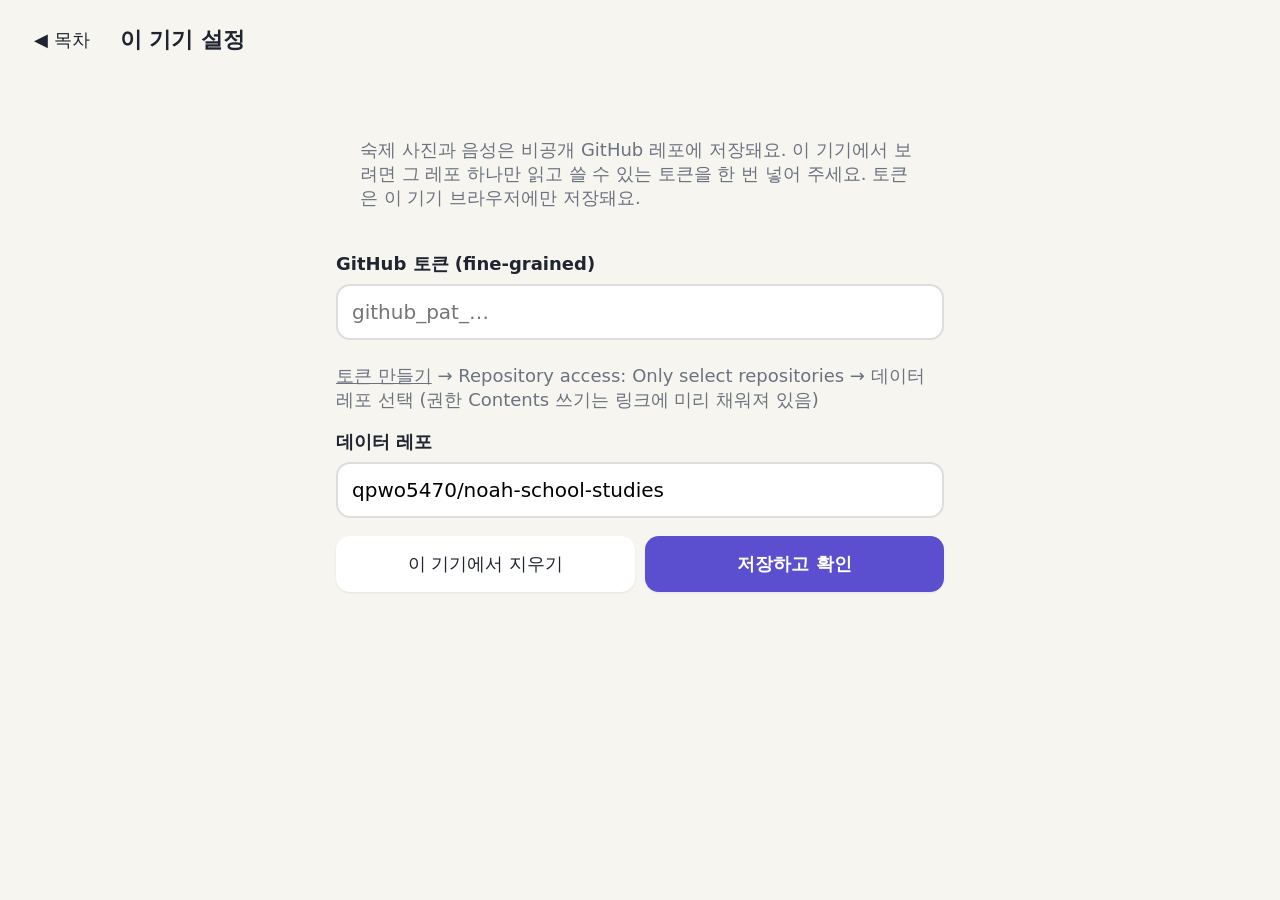
<file: index.html>
<!doctype html>
<html lang="ko">
<head>
<meta charset="utf-8">
<meta name="viewport" content="width=device-width, initial-scale=1, viewport-fit=cover">
<meta name="apple-mobile-web-app-capable" content="yes">
<title>노아 영어 읽기</title>
<link rel="manifest" href="manifest.webmanifest">
<link rel="icon" href="icon.svg">
<link rel="apple-touch-icon" href="icon.png">
<link rel="stylesheet" href="app.css">
</head>
<body>
<div class="topbar"><h1>📚 노아 영어 읽기</h1><a href="hanja/" title="한자 만화"><button class="ghost" aria-label="한자 만화">漢</button></a><a href="setup.html"><button class="ghost" aria-label="설정">⚙️</button></a></div>
<div class="wrap">
  <div id="list" class="grid"></div>
  <div id="empty" class="msg" style="display:none">아직 만든 페이지가 없어요.<br>오른쪽 아래 버튼으로 숙제 사진을 올려 보세요.</div>
</div>
<a href="upload.html"><button class="primary fab">＋ 새 페이지</button></a>
<script src="common.js"></script>
<script>
const STATUS = { processing: '만드는 중…', error: '오류', ready: '', queued: '만드는 중…', deleting: '지우는 중…' };
async function load() {
  const [pages, inbox] = await Promise.all([getJson('pages/index.json'), listDir('inbox')]);
  const all = (pages || []).map((p) => ({ ...p }));
  const deleting = new Set(inbox.filter((f) => f.endsWith('.delete.json')).map((f) => f.replace('.delete.json', '')));
  const regen = new Set(inbox.filter((f) => f.endsWith('.regen.json')).map((f) => f.replace('.regen.json', '')));
  for (const p of all) { if (deleting.has(p.id)) p.status = 'deleting'; else if (regen.has(p.id)) p.status = 'processing'; }
  for (const f of inbox) {
    const m = f.match(/^(.+)\.(jpe?g|png|webp)$/i);
    if (m && !all.some((p) => p.id === m[1])) all.unshift({ id: m[1], title: '새 페이지', status: 'queued', createdAt: new Date(Number(m[1].split('-')[0])).toISOString(), pending: true });
  }
  const list = document.getElementById('list');
  list.innerHTML = '';
  document.getElementById('empty').style.display = all.length ? 'none' : 'block';
  for (const p of all) {
    const a = document.createElement('a');
    a.className = 'card';
    a.href = `reader.html?id=${encodeURIComponent(p.id)}`;
    a.innerHTML = `<img alt="" loading="lazy">
      ${STATUS[p.status] ? `<span class="badge">${STATUS[p.status]}</span>` : ''}
      ${p.pending || p.status === 'deleting' ? '' : '<button class="del" title="삭제" aria-label="삭제">🗑</button>'}
      <div class="t"></div><div class="d">${fmtDate(p.createdAt)}</div>`;
    a.querySelector('.t').textContent = p.title;
    if (!p.pending) getBlobUrl(`pages/${p.id}/thumb.jpg`).then((u) => { a.querySelector('img').src = u; }).catch(() => {});
    const del = a.querySelector('.del');
    if (del) del.addEventListener('click', async (ev) => {
      ev.preventDefault(); ev.stopPropagation();
      if (!confirm(`"${p.title}" 페이지를 삭제할까요?`)) return;
      try { await putJson(`inbox/${p.id}.delete.json`, { id: p.id }, `delete ${p.id}`); load(); }
      catch (e) { alert(e.message); }
    });
    list.appendChild(a);
  }
  if (all.some((p) => ['processing', 'queued', 'deleting'].includes(p.status))) setTimeout(() => load().catch(() => {}), 8000);
}
if (requireSetup()) load().catch((e) => { const el = document.getElementById('empty'); el.textContent = '목록을 불러오지 못했어요: ' + e.message; el.style.display = 'block'; });
</script>
</body>
</html>
</file>
<file: app.css>
:root {
  --bg: #f7f5ef; --card: #ffffff; --ink: #1f2430; --muted: #6b7280;
  --accent: #5b4fcf; --accent-soft: #e6e3fb; --hi: #ffd84d; --hi-sent: #fff5cc;
  --loop: #d9f3e4; --danger: #d64545; --radius: 18px;
}
* { box-sizing: border-box; -webkit-tap-highlight-color: transparent; }
html, body { margin: 0; background: var(--bg); color: var(--ink); font-family: -apple-system, "Apple SD Gothic Neo", "Noto Sans KR", system-ui, sans-serif; font-size: 18px; }
body { min-height: 100vh; }
a { color: inherit; text-decoration: none; }
button { font: inherit; border: 0; border-radius: 14px; background: var(--card); color: var(--ink); padding: 0 18px; min-height: 56px; min-width: 56px; box-shadow: 0 1px 2px rgba(0,0,0,.08); cursor: pointer; user-select: none; touch-action: manipulation; }
button:active { transform: scale(.97); }
button.primary { background: var(--accent); color: #fff; font-weight: 700; }
button.ghost { background: transparent; box-shadow: none; }
button.on { background: var(--accent); color: #fff; }
button.danger { background: var(--danger); color: #fff; }
button[disabled] { opacity: .45; }
input[type=password], input[type=text], textarea { font: inherit; width: 100%; padding: 14px; border: 2px solid #ddd; border-radius: 14px; background: #fff; font-size: 20px; }
textarea { min-height: 260px; line-height: 1.5; }
.topbar { display: flex; align-items: center; gap: 12px; padding: 12px 16px; position: sticky; top: 0; background: var(--bg); z-index: 5; }
.topbar h1 { font-size: 22px; margin: 0; flex: 1; overflow: hidden; text-overflow: ellipsis; white-space: nowrap; }
.wrap { padding: 16px; max-width: 1100px; margin: 0 auto; }
.msg { color: var(--muted); padding: 24px; text-align: center; }
.err { color: var(--danger); background: #fde8e8; padding: 14px; border-radius: 14px; margin: 12px 0; white-space: pre-wrap; }
/* 목차 */
.grid { display: grid; grid-template-columns: repeat(auto-fill, minmax(200px, 1fr)); gap: 16px; }
.card { background: var(--card); border-radius: var(--radius); overflow: hidden; box-shadow: 0 2px 8px rgba(0,0,0,.06); display: block; position: relative; }
.card img { width: 100%; aspect-ratio: 4/5; object-fit: cover; background: #eee; display: block; }
.card .t { padding: 12px 14px 4px; font-weight: 700; font-size: 19px; }
.card .d { padding: 0 14px 14px; color: var(--muted); font-size: 14px; }
.card .badge { position: absolute; top: 10px; left: 10px; background: rgba(0,0,0,.6); color: #fff; padding: 4px 10px; border-radius: 999px; font-size: 13px; }
.card .del { position: absolute; top: 8px; right: 8px; min-height: 40px; min-width: 40px; padding: 0 10px; font-size: 16px; }
.fab { position: fixed; right: 20px; bottom: 20px; min-height: 64px; font-size: 20px; border-radius: 999px; padding: 0 26px; box-shadow: 0 6px 18px rgba(91,79,207,.35); }
/* 업로드 */
.field { margin: 18px 0; }
.field label { display: block; font-weight: 700; margin-bottom: 8px; }
.bigbtn { width: 100%; min-height: 84px; font-size: 22px; }
.preview { width: 100%; max-height: 50vh; object-fit: contain; border-radius: var(--radius); background: #eee; margin-top: 12px; }
.row { display: flex; gap: 10px; align-items: center; }
.row > * { flex: 1; }
.remember { display: flex; align-items: center; gap: 8px; font-size: 16px; color: var(--muted); margin-top: 8px; }
.remember input { width: 24px; height: 24px; }
/* 리더 */
.reader { padding: 16px 16px 240px; max-width: 1000px; margin: 0 auto; }
.photo { width: 100%; border-radius: var(--radius); display: none; margin-bottom: 16px; }
.photo.show { display: block; }
.text { font-size: 30px; line-height: 1.9; font-family: "Avenir Next", "Segoe UI", "Noto Sans", sans-serif; }
.line { display: block; }
.sent { border-radius: 10px; padding: 2px 0; }
.sent.cur { background: var(--hi-sent); }
.sent.loop { background: var(--loop); }
.w { display: inline-block; padding: 2px 5px; margin: 0 1px; border-radius: 8px; cursor: pointer; }
.w.cur { background: var(--hi); font-weight: 700; }
.w.a, .w.b { outline: 3px solid var(--accent); }
.w.inrange { background: var(--loop); }
.text.abmode .w { outline: 1px dashed #c8c3f2; }
.controls { position: fixed; left: 0; right: 0; bottom: 0; background: rgba(255,255,255,.97); backdrop-filter: blur(8px); border-top: 1px solid #e5e5e5; padding: 10px 12px calc(10px + env(safe-area-inset-bottom)); display: grid; gap: 10px; z-index: 10; }
.controls .r { display: flex; gap: 10px; justify-content: center; align-items: center; }
.controls .r > button { flex: 1; max-width: 220px; font-size: 18px; }
.play { min-height: 72px !important; max-width: 300px !important; font-size: 26px !important; }
.speed { font-variant-numeric: tabular-nums; font-weight: 700; font-size: 20px; min-width: 80px; text-align: center; }
.hint { text-align: center; color: var(--muted); font-size: 15px; min-height: 1.2em; }
.spinner { width: 48px; height: 48px; border: 5px solid #ddd; border-top-color: var(--accent); border-radius: 50%; margin: 30px auto; animation: spin 1s linear infinite; }
@keyframes spin { to { transform: rotate(360deg); } }
.sheet { position: fixed; inset: 0; background: rgba(0,0,0,.4); display: none; align-items: flex-end; z-index: 20; }
.sheet.show { display: flex; }
.sheet .in { background: #fff; width: 100%; max-height: 90vh; overflow: auto; border-radius: 24px 24px 0 0; padding: 20px; }
@media (max-width: 600px) {
  .text { font-size: 26px; }
  .controls .r > button { font-size: 16px; padding: 0 8px; white-space: nowrap; }
  .play { font-size: 22px !important; }
  #prev, #next, #slow, #fast, #loopSent, #loopAB, #loopOff { font-size: 15px; }
}
</file>
